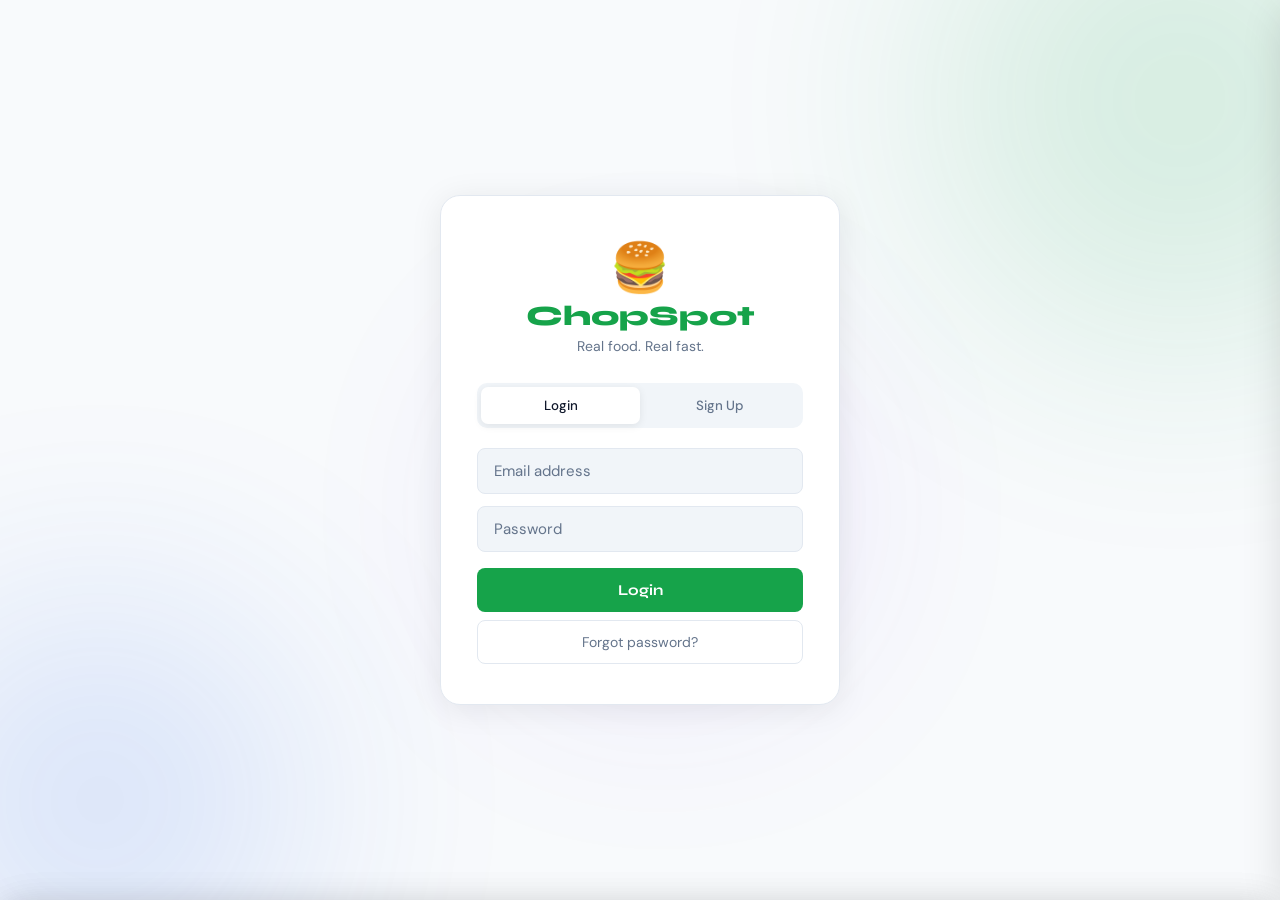
<file: index.html>
<!DOCTYPE html>
<html lang="en">
<head>
  <meta charset="UTF-8"/>
  <meta name="viewport" content="width=device-width, initial-scale=1.0"/>
  <title>ChopSpot 🍔</title>
  <link rel="preconnect" href="https://fonts.googleapis.com"/>
  <link href="https://fonts.googleapis.com/css2?family=Syne:wght@400;600;700;800&family=DM+Sans:wght@300;400;500&display=swap" rel="stylesheet"/>
  <link rel="stylesheet" href="style.css"/>
</head>
<body>

<div id="authScreen" class="screen active">
  <div class="auth-bg">
    <div class="auth-blob b1"></div>
    <div class="auth-blob b2"></div>
    <div class="auth-blob b3"></div>
  </div>
  <div class="auth-card">
    <div class="auth-logo">
      <span class="logo-icon">🍔</span>
      <h1>ChopSpot</h1>
      <p>Real food. Real fast.</p>
    </div>

    <div class="tab-toggle">
      <button class="tab-btn active" onclick="switchTab('login')">Login</button>
      <button class="tab-btn" onclick="switchTab('signup')">Sign Up</button>
    </div>

    <div id="loginForm">
      <input class="field" id="loginEmail" type="email" placeholder="Email address"/>
      <input class="field" id="loginPassword" type="password" placeholder="Password"/>
      <button class="btn-primary full" onclick="login()">Login</button>
      <button class="btn-ghost full" onclick="showForgot()">Forgot password?</button>
    </div>

    <div id="signupForm" style="display:none;">
      <input class="field" id="signupEmail" type="email" placeholder="Email address"/>
      <input class="field" id="signupPassword" type="password" placeholder="Password (min 6 chars)"/>
      <button class="btn-primary full" onclick="signup()">Create Account</button>
    </div>

    <div id="forgotForm" style="display:none;">
      <p class="hint">Enter your email and we'll send a temporary password.</p>
      <input class="field" id="forgotEmail" type="email" placeholder="Email address"/>
      <button class="btn-primary full" onclick="forgotPassword()">Send Reset Email</button>
      <button class="btn-ghost full" onclick="showLogin()">← Back to Login</button>
    </div>

    <div id="authMsg" class="auth-msg" style="display:none;"></div>
  </div>
</div>

<div id="appScreen" class="screen">

  <nav class="topnav">
    <div class="nav-left">
      <span class="nav-logo">🍔 ChopSpot</span>
    </div>
    <div class="nav-right">
      <button class="nav-icon-btn" onclick="openCart()" title="Cart">
        🛒 <span id="cartBadge" class="badge" style="display:none;">0</span>
      </button>
      <button class="nav-icon-btn" id="adminNavBtn" onclick="goAdmin()" style="display:none;" title="Admin">⚙️</button>
	<button class="nav-icon-btn" onclick="window.location.href='order-tracking.html'" title="My Orders">📦</button>		   
   <button class="nav-icon-btn" onclick="openSettings()" title="Settings">👤</button>
    </div>
  </nav>

  <div class="hero">
    <div class="hero-text">
      <h2>What are you <br/><span class="accent">craving today?</span></h2>
      <p id="userGreeting"></p>
    </div>
    <div class="hero-img">🍽️</div>
  </div>

  <div class="categories" id="categoryBar">
    <button class="cat-btn active" onclick="filterCategory('All')">All</button>
  </div>

  <div class="section-title">Menu</div>
  <div id="foodGrid" class="food-grid">
    <div class="skeleton"></div>
    <div class="skeleton"></div>
    <div class="skeleton"></div>
  </div>

  <div id="toast" class="toast"></div>

</div>

<div id="cartOverlay" class="overlay" onclick="closeCart()"></div>
<div id="cartDrawer" class="drawer">
  <div class="drawer-header">
    <h3>Your Cart</h3>
    <button class="close-btn" onclick="closeCart()">✕</button>
  </div>
  <div id="cartItems" class="cart-items"></div>
  <div id="cartFooter" class="cart-footer" style="display:none;">
    <div class="cart-total">
      <span>Total</span>
      <span id="cartTotal" class="total-amount">₵0</span>
    </div>
    <button class="btn-primary full" onclick="openCheckout()">Proceed to Checkout</button>
  </div>
  <div id="emptyCart" class="empty-state">
    <div class="empty-icon">🛒</div>
    <p>Your cart is empty</p>
  </div>
</div>

<div id="checkoutOverlay" class="overlay" onclick="closeCheckout()"></div>
<div id="checkoutModal" class="modal">
  <div class="modal-header">
    <h3>Checkout</h3>
    <button class="close-btn" onclick="closeCheckout()">✕</button>
  </div>
  <div class="modal-body">
    <input class="field" id="checkoutName" placeholder="Full name"/>
    <div style="display:flex;gap:8px;">
  <input class="field" id="checkoutLocation" placeholder="Delivery address" style="flex:1;margin-bottom:0;"/>
  <button class="btn-primary" onclick="detectLocation()" style="width:auto;padding:12px;margin-top:0;" title="Detect location">📍</button>
</div>
<p id="locationStatus" style="font-size:12px;color:var(--text2);margin-bottom:12px;"></p>
<input class="field" id="checkoutPhone" placeholder="Phone number" type="tel"/>
    <input class="field" id="checkoutEmail" placeholder="Email (for confirmation)" type="email"/>

    <div class="payment-options">
      <p class="field-label">Payment Method</p>
      <div class="pay-btns">
        <button class="pay-btn active" onclick="selectPayment(this,'Cash')">💵 Cash</button>
        <button class="pay-btn" onclick="selectPayment(this,'Paystack')">💳 Card / MoMo</button>
      </div>
    </div>

    <div class="order-summary" id="checkoutSummary"></div>
    <button class="btn-primary full" onclick="placeOrder()">Place Order</button>
  </div>
</div>

<div id="settingsOverlay" class="overlay" onclick="closeSettings()"></div>
<div id="settingsDrawer" class="drawer right">
  <div class="drawer-header">
    <h3>Account</h3>
    <button class="close-btn" onclick="closeSettings()">✕</button>
  </div>
  <div class="settings-body">
    <div class="user-info-card">
      <div class="user-avatar">👤</div>
      <div>
        <p class="user-email" id="settingsEmail"></p>
        <span class="role-badge" id="settingsRole"></span>
      </div>
    </div>

    <div class="settings-section">
      <p class="settings-label">Theme</p>
      <button class="btn-outline full" onclick="toggleTheme()">🌙 Toggle Dark Mode</button>
    </div>

    <div class="settings-section">
      <p class="settings-label">Update Profile</p>
<div class="settings-section">
  <input class="field" id="profileUsername" placeholder="Username"/>
  <input class="field" id="profilePhone" placeholder="Phone number" type="tel"/>
  <button class="btn-primary full" onclick="updateProfile()">Save Profile</button>
</div>      
<p class="settings-label">Change Password</p>
<input class="field" id="oldPass" type="password" placeholder="Current password"/>

      <input class="field" id="newPass" type="password" placeholder="New password"/>
      <button class="btn-primary full" onclick="changePassword()">Update Password</button>
    </div>

    <div class="settings-section">
      <button class="btn-danger full" onclick="logout()">Logout</button>
    </div>
  </div>
</div>

<script src="https://cdn.socket.io/4.7.5/socket.io.min.js"></script>
<script src="script.js"></script>
</body>
</html>
</file>
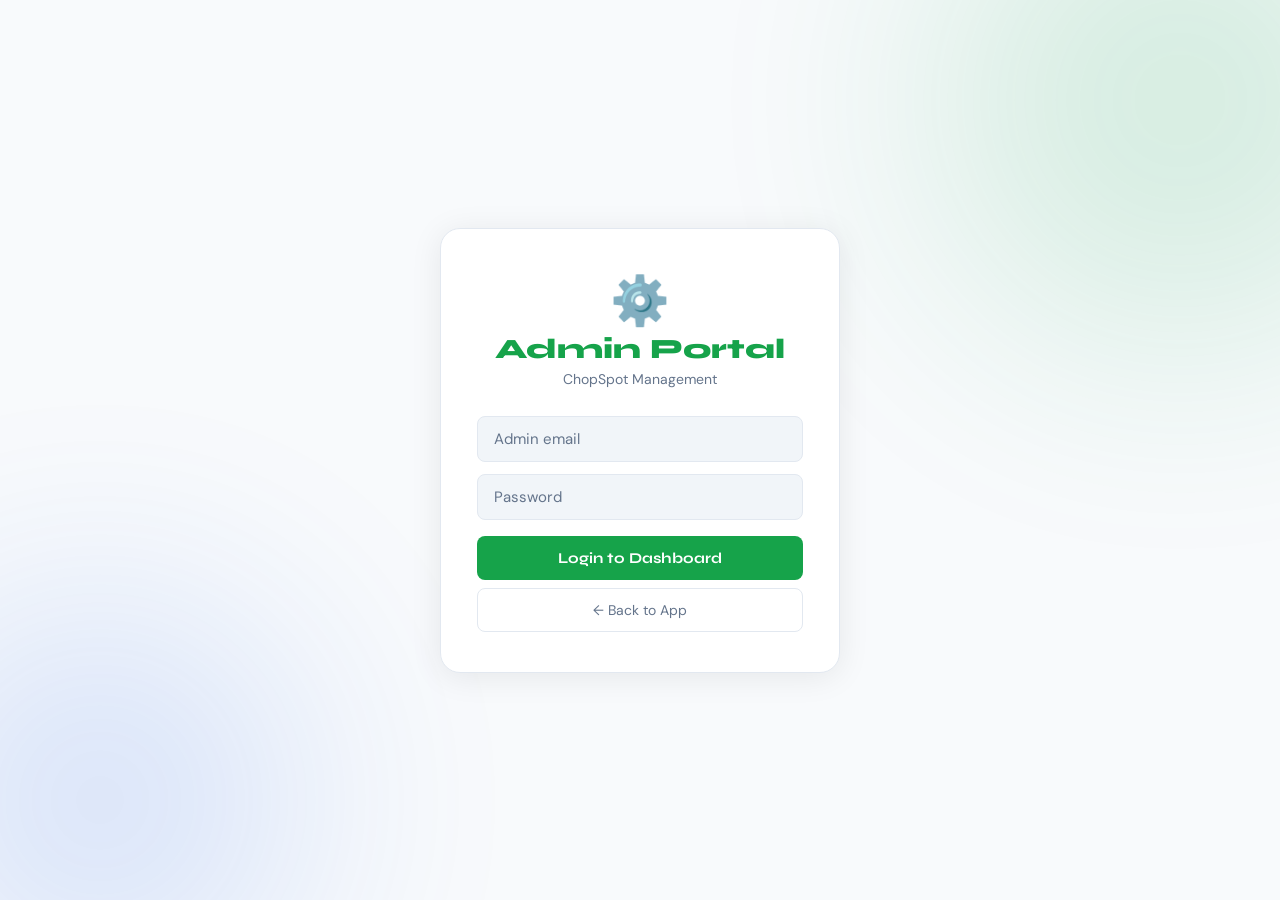
<file: admin.html>
<!DOCTYPE html>
<html lang="en">
<head>
  <meta charset="UTF-8"/>
  <meta name="viewport" content="width=device-width, initial-scale=1.0"/>
  <title>Admin Login — ChopSpot</title>
  <link rel="preconnect" href="https://fonts.googleapis.com"/>
  <link href="https://fonts.googleapis.com/css2?family=Syne:wght@400;600;700;800&family=DM+Sans:wght@300;400;500&display=swap" rel="stylesheet"/>
  <link rel="stylesheet" href="style.css"/>
</head>
<body>
  <div id="authScreen" class="screen active">
    <div class="auth-bg">
      <div class="auth-blob b1"></div>
      <div class="auth-blob b2"></div>
    </div>
    <div class="auth-card">
      <div class="auth-logo">
        <span class="logo-icon">⚙️</span>
        <h1>Admin Portal</h1>
        <p>ChopSpot Management</p>
      </div>
      <input class="field" id="adminEmail" type="email" placeholder="Admin email"/>
      <input class="field" id="adminPassword" type="password" placeholder="Password"/>
      <button class="btn-primary full" onclick="adminLogin()">Login to Dashboard</button>
      <a href="index.html" class="btn-ghost full" style="display:block;text-align:center;text-decoration:none;margin-top:8px;">← Back to App</a>
      <div id="authMsg" class="auth-msg" style="display:none;"></div>
    </div>
  </div>

  <script>
    const API = "https://food-app-backend-mhfp.onrender.com";

    window.onload = () => {
      const user = JSON.parse(localStorage.getItem("chopspot_user") || "null");
      if (user?.role === "admin") {
        window.location.href = "admin-dashboard.html";
      }
    };

    async function adminLogin() {
      const email    = document.getElementById("adminEmail").value.trim();
      const password = document.getElementById("adminPassword").value;

      if (!email || !password) { showMsg("Fill all fields", "error"); return; }

      try {
        const res  = await fetch(`${API}/api/login`, {
          method: "POST",
          headers: { "Content-Type": "application/json" },
          body: JSON.stringify({ email, password })
        });
        const data = await res.json();

        if (!res.ok)              { showMsg(data.message || "Login failed", "error"); return; }
        if (data.role !== "admin") { showMsg("Admin access required", "error"); return; }

        localStorage.setItem("chopspot_user",  JSON.stringify(data));
        localStorage.setItem("chopspot_token", data.token);
        window.location.href = "admin-dashboard.html";
      } catch (err) {
        showMsg("Connection error", "error");
      }
    }

    function showMsg(text, type) {
      const msg = document.getElementById("authMsg");
      msg.textContent = text;
      msg.className   = `auth-msg ${type}`;
      msg.style.display = "block";
    }
  </script>
</body>
</html>
</file>
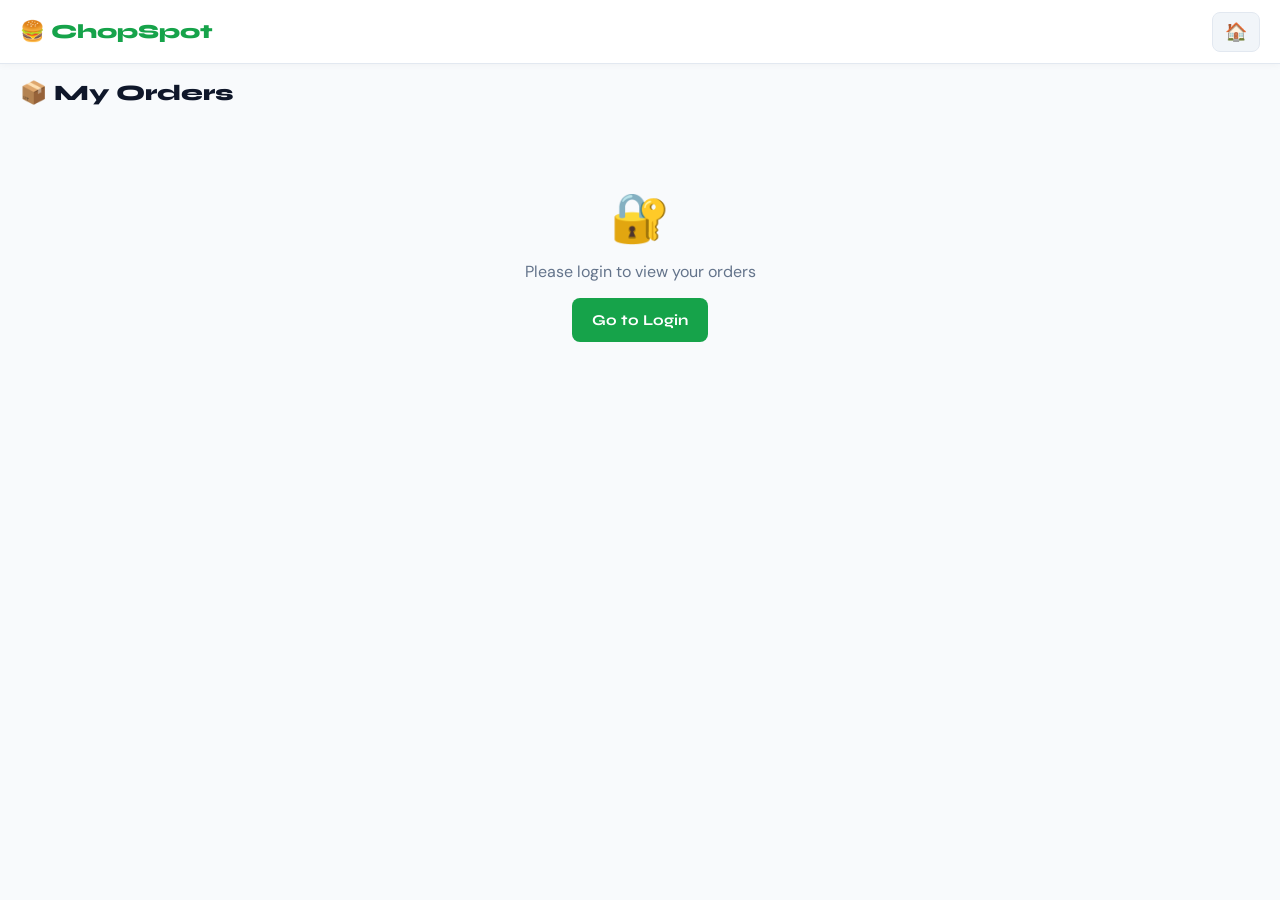
<file: order-tracking.html>
<!DOCTYPE html>
<html lang="en">
<head>
  <meta charset="UTF-8"/>
  <meta name="viewport" content="width=device-width, initial-scale=1.0"/>
  <title>My Orders — ChopSpot</title>
  <link rel="preconnect" href="https://fonts.googleapis.com"/>
  <link href="https://fonts.googleapis.com/css2?family=Syne:wght@400;600;700;800&family=DM+Sans:wght@300;400;500&display=swap" rel="stylesheet"/>
  <link rel="stylesheet" href="style.css"/>
</head>
<body>

<nav class="topnav">
  <div class="nav-left">
    <span class="nav-logo">🍔 ChopSpot</span>
  </div>
  <div class="nav-right">
    <button class="nav-icon-btn" onclick="window.location.href='index.html'">🏠</button>
  </div>
</nav>

<div style="padding: 80px 20px 40px;">

  <h2 style="font-family:var(--font-head);font-size:22px;font-weight:800;margin-bottom:20px;">
    📦 My Orders
  </h2>

  <div id="ordersContainer">
    <div class="skeleton" style="height:120px;margin-bottom:12px;"></div>
    <div class="skeleton" style="height:120px;margin-bottom:12px;"></div>
  </div>

</div>

<div id="toast" class="toast"></div>

<script src="https://cdn.socket.io/4.7.5/socket.io.min.js"></script>
<script>
const API = "https://food-app-backend-mhfp.onrender.com";

function getToken() { return localStorage.getItem("chopspot_token"); }
function getUser()  { return JSON.parse(localStorage.getItem("chopspot_user") || "null"); }

function showToast(msg, type = "success") {
  const t = document.getElementById("toast");
  t.textContent = msg;
  t.className = `toast ${type} show`;
  setTimeout(() => t.classList.remove("show"), 3500);
}

const statusSteps = ["pending", "processing", "ready", "delivered"];
const statusLabels = {
  pending:    "⏳ Pending",
  processing: "👨‍🍳 Preparing",
  ready:      "🛵 Ready for Pickup",
  delivered:  "✅ Delivered",
  cancelled:  "❌ Cancelled"
};
const statusColors = {
  pending:    "#f97316",
  processing: "#2563eb",
  ready:      "#7c3aed",
  delivered:  "#16a34a",
  cancelled:  "#dc2626"
};

async function loadMyOrders() {
  const user      = getUser();
  const container = document.getElementById("ordersContainer");

  if (!user) {
    container.innerHTML = `
      <div class="empty-state">
        <div class="empty-icon">🔐</div>
        <p>Please login to view your orders</p>
        <a href="index.html" class="btn-primary" style="margin-top:16px;text-decoration:none;">Go to Login</a>
      </div>
    `;
    return;
  }

  try {
    const res    = await fetch(`${API}/api/my-orders`, {
      headers: { "Authorization": `Bearer ${getToken()}` }
    });
    const orders = await res.json();

    if (!orders.length) {
      container.innerHTML = `
        <div class="empty-state">
          <div class="empty-icon">📦</div>
          <p>No orders yet</p>
          <a href="index.html" class="btn-primary" style="margin-top:16px;text-decoration:none;">Order Now</a>
        </div>
      `;
      return;
    }

    container.innerHTML = orders.map(o => {
      const stepIndex    = statusSteps.indexOf(o.status);
      const isCancelled  = o.status === "cancelled";
      const color        = statusColors[o.status] || "#888";

      return `
        <div class="order-track-card" id="order-${o._id}">
          <div class="otc-header">
            <div>
              <span class="otc-id">#${o._id.slice(-6).toUpperCase()}</span>
              <span class="otc-date">${new Date(o.createdAt).toLocaleDateString()}</span>
            </div>
            <span class="otc-total">₵${o.total}</span>
          </div>

          <div class="otc-items">
            🍔 ${o.items.slice(0,3).map(i => i.name).join(", ")}${o.items.length > 3 ? " ..." : ""}
          </div>

          <div class="otc-location">📍 ${o.location}</div>

          ${isCancelled ? `
            <div class="otc-cancelled">❌ Order Cancelled</div>
          ` : `
            <div class="otc-steps">
              ${statusSteps.map((step, i) => `
                <div class="otc-step ${i <= stepIndex ? "done" : ""} ${i === stepIndex ? "active" : ""}">
                  <div class="otc-dot"></div>
                  <span>${statusLabels[step].split(" ").slice(1).join(" ")}</span>
                </div>
              `).join("")}
            </div>
          `}

          <div class="otc-status" style="background:${color};">
            ${statusLabels[o.status] || o.status}
          </div>
        </div>
      `;
    }).join("");

  } catch (err) {
    container.innerHTML = `<p class="error-txt">Error loading orders</p>`;
  }
}

// REAL TIME UPDATES
if (typeof io !== "undefined") {
  const socket = io(API);
  socket.on("orderUpdated", (order) => {
    const card = document.getElementById(`order-${order._id}`);
    if (card) {
      showToast(`Order status: ${order.status.toUpperCase()} 📦`);
      loadMyOrders();
    }
  });
}

window.onload = () => {
  const theme = localStorage.getItem("chopspot_theme");
  if (theme === "dark") document.body.classList.add("dark");
  loadMyOrders();
};
</script>

<style>
.order-track-card {
  background: var(--surface);
  border: 1px solid var(--border);
  border-radius: var(--radius);
  padding: 16px;
  margin-bottom: 16px;
  box-shadow: var(--shadow);
}

.otc-header {
  display: flex;
  justify-content: space-between;
  align-items: center;
  margin-bottom: 10px;
}
.otc-id    { font-family: var(--font-head); font-weight: 800; font-size: 15px; }
.otc-date  { font-size: 12px; color: var(--text2); margin-left: 8px; }
.otc-total { font-family: var(--font-head); font-weight: 800; color: var(--primary); font-size: 16px; }

.otc-items    { font-size: 13px; color: var(--text2); margin-bottom: 6px; }
.otc-location { font-size: 13px; color: var(--text2); margin-bottom: 14px; }

.otc-steps {
  display: flex;
  align-items: center;
  justify-content: space-between;
  margin-bottom: 14px;
  position: relative;
}
.otc-steps::before {
  content: '';
  position: absolute;
  top: 10px;
  left: 10px;
  right: 10px;
  height: 2px;
  background: var(--border);
  z-index: 0;
}

.otc-step {
  display: flex;
  flex-direction: column;
  align-items: center;
  gap: 6px;
  font-size: 10px;
  color: var(--text2);
  z-index: 1;
  text-align: center;
  flex: 1;
}
.otc-dot {
  width: 20px;
  height: 20px;
  border-radius: 50%;
  background: var(--border);
  border: 2px solid var(--border);
  transition: all 0.3s;
}
.otc-step.done .otc-dot  { background: var(--primary); border-color: var(--primary); }
.otc-step.active .otc-dot {
  background: var(--primary);
  border-color: var(--primary);
  box-shadow: 0 0 0 4px rgba(22,163,74,0.2);
  animation: ping 1.5s infinite;
}
.otc-step.done span  { color: var(--primary); font-weight: 700; }
.otc-step.active span { color: var(--primary); font-weight: 700; }

@keyframes ping {
  0%,100% { box-shadow: 0 0 0 4px rgba(22,163,74,0.2); }
  50%      { box-shadow: 0 0 0 8px rgba(22,163,74,0.1); }
}

.otc-status {
  color: white;
  padding: 10px 16px;
  border-radius: var(--radius-sm);
  font-size: 13px;
  font-weight: 700;
  text-align: center;
}

.otc-cancelled {
  background: #fee2e2;
  color: #dc2626;
  padding: 10px 16px;
  border-radius: var(--radius-sm);
  font-size: 13px;
  font-weight: 700;
  text-align: center;
  margin-bottom: 14px;
}
</style>
</body>
</html>
</file>
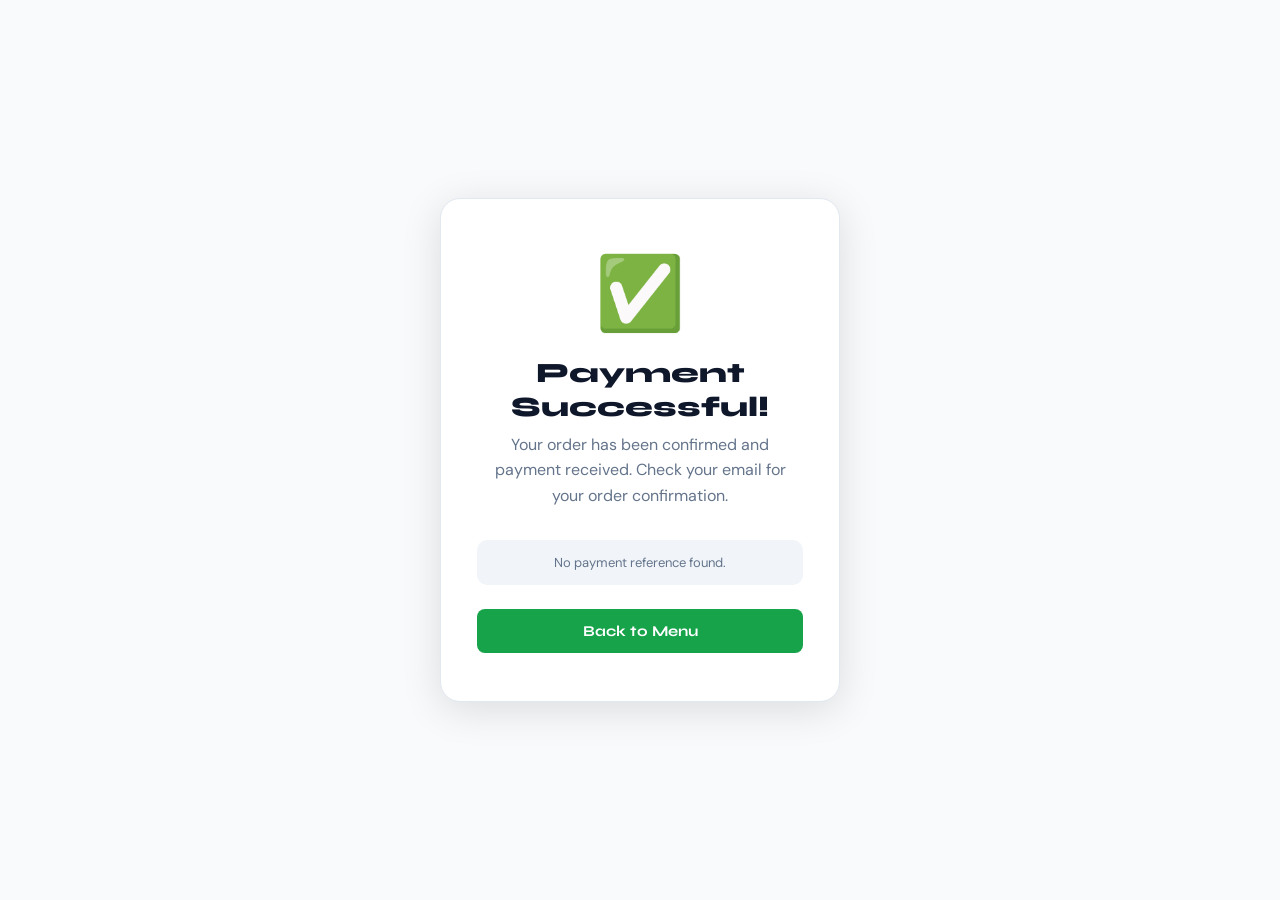
<file: payment-success.html>
<!DOCTYPE html>
<html lang="en">
<head>
  <meta charset="UTF-8"/>
  <meta name="viewport" content="width=device-width, initial-scale=1.0"/>
  <title>Payment Success — ChopSpot</title>
  <link rel="preconnect" href="https://fonts.googleapis.com"/>
  <link href="https://fonts.googleapis.com/css2?family=Syne:wght@400;700;800&family=DM+Sans:wght@400;500&display=swap" rel="stylesheet"/>
  <link rel="stylesheet" href="style.css"/>
</head>
<body>
  <div class="success-page">
    <div class="success-card">
      <div class="success-icon">✅</div>
      <h1 class="success-title">Payment Successful!</h1>
      <p class="success-sub">Your order has been confirmed and payment received. Check your email for your order confirmation.</p>
      <div class="ref-box" id="refBox">Verifying payment...</div>
      <button class="btn-primary full" onclick="window.location.href='index.html'">Back to Menu</button>
    </div>
  </div>

  <script>
    const API = "https://food-app-backend-mhfp.onrender.com";

    window.onload = async () => {
      const params = new URLSearchParams(window.location.search);
      const ref    = params.get("reference") || params.get("trxref");

      if (!ref) {
        document.getElementById("refBox").textContent = "No payment reference found.";
        return;
      }

      document.getElementById("refBox").textContent = `Reference: ${ref}`;

      try {
        const token = localStorage.getItem("chopspot_token");
        const res   = await fetch(`${API}/api/paystack/verify/${ref}`, {
          headers: { "Authorization": `Bearer ${token}` }
        });
        const data = await res.json();
        if (data.verified) {
          document.getElementById("refBox").innerHTML = `✅ Verified<br><small>Ref: ${ref}</small>`;
        }
      } catch (err) {
        console.log("Verify error:", err);
      }
    };
  </script>
</body>
</html>
</file>
<file: style.css>
:root {
  --primary:   #16a34a;
  --primary-d: #15803d;
  --blue:      #2563eb;
  --green:     #16a34a;
  --red:       #dc2626;
  --purple:    #7c3aed;
  --bg:        #f8fafc;
  --surface:   #ffffff;
  --surface2:  #f1f5f9;
  --border:    #e2e8f0;
  --text:      #0f172a;
  --text2:     #64748b;
  --shadow:    0 2px 16px rgba(0,0,0,0.06);
  --shadow-lg: 0 8px 40px rgba(0,0,0,0.12);
  --radius:    14px;
  --radius-sm: 8px;
  --font-head: 'Syne', sans-serif;
  --font-body: 'DM Sans', sans-serif;
  --nav-h:     64px;
}

body.dark {
  --bg:       #0a0a0a;
  --surface:  #141414;
  --surface2: #1e1e1e;
  --border:   #2a2a2a;
  --text:     #f8fafc;
  --text2:    #94a3b8;
  --shadow:   0 2px 16px rgba(0,0,0,0.4);
}

*, *::before, *::after { box-sizing: border-box; margin: 0; padding: 0; }

body {
  font-family: var(--font-body);
  background: var(--bg);
  color: var(--text);
  min-height: 100vh;
  transition: background 0.3s, color 0.3s;
}

.screen { display: none; }
.screen.active { display: block; }

#authScreen {
  min-height: 100vh;
  display: flex;
  align-items: center;
  justify-content: center;
  position: relative;
  overflow: hidden;
  background: #f8fafc;
}

body.dark #authScreen {
  background: #0a0a0a;
}

.auth-bg {
  position: fixed;
  inset: 0;
  background: #f8fafc;
  z-index: 0;
}
body.dark .auth-bg {
  background: #0a0a0a;
}

.auth-blob {
  position: absolute;
  border-radius: 50%;
  filter: blur(120px);
  opacity: 0.15;
}
.b1 { width: 500px; height: 500px; background: #16a34a; top: -150px; right: -150px; }
.b2 { width: 400px; height: 400px; background: #2563eb; bottom: -100px; left: -100px; }
.b3 { width: 300px; height: 300px; background: #7c3aed; top: 40%; left: 40%; }

.auth-card {
  position: relative;
  z-index: 1;
  background: var(--surface);
  border-radius: 20px;
  padding: 40px 36px;
  width: 100%;
  max-width: 400px;
  box-shadow: 0 4px 32px rgba(0,0,0,0.08);
  margin: 20px;
  border: 1px solid var(--border);
}

.auth-logo { text-align: center; margin-bottom: 28px; }
.auth-logo .logo-icon { font-size: 48px; display: block; }
.auth-logo h1 { font-family: var(--font-head); font-size: 28px; font-weight: 800; color: var(--primary); }
.auth-logo p  { color: var(--text2); font-size: 14px; margin-top: 4px; }

.tab-toggle {
  display: flex;
  background: var(--surface2);
  border-radius: 10px;
  padding: 4px;
  margin-bottom: 20px;
}
.tab-btn {
  flex: 1;
  padding: 10px;
  border: none;
  background: transparent;
  border-radius: 7px;
  font-family: var(--font-body);
  font-weight: 500;
  color: var(--text2);
  cursor: pointer;
  transition: all 0.2s;
}
.tab-btn.active {
  background: var(--surface);
  color: var(--text);
  box-shadow: 0 2px 8px rgba(0,0,0,0.08);
}

.field {
  width: 100%;
  padding: 12px 16px;
  border: 1.5px solid var(--border);
  border-radius: var(--radius-sm);
  background: var(--surface2);
  color: var(--text);
  font-family: var(--font-body);
  font-size: 15px;
  margin-bottom: 12px;
  outline: none;
  transition: border 0.2s;
}
.field:focus { border-color: var(--primary); }
.field::placeholder { color: var(--text2); }

.field-sm {
  padding: 8px 12px;
  border: 1.5px solid var(--border);
  border-radius: var(--radius-sm);
  background: var(--surface2);
  color: var(--text);
  font-family: var(--font-body);
  font-size: 13px;
  outline: none;
}

.btn-primary {
  display: block;
  padding: 13px 20px;
  background: var(--primary);
  color: white;
  border: none;
  border-radius: var(--radius-sm);
  font-family: var(--font-head);
  font-size: 15px;
  font-weight: 700;
  cursor: pointer;
  transition: background 0.2s, transform 0.1s;
  text-align: center;
}
.btn-primary:hover  { background: var(--primary-d); }
.btn-primary:active { transform: scale(0.98); }
.btn-primary.full   { width: 100%; margin-top: 4px; }

.btn-primary-sm {
  padding: 8px 16px;
  background: var(--primary);
  color: white;
  border: none;
  border-radius: var(--radius-sm);
  font-family: var(--font-body);
  font-size: 13px;
  font-weight: 600;
  cursor: pointer;
  transition: background 0.2s;
  white-space: nowrap;
}
.btn-primary-sm:hover { background: var(--primary-d); }

.btn-ghost {
  display: block;
  padding: 12px 20px;
  background: transparent;
  color: var(--text2);
  border: 1.5px solid var(--border);
  border-radius: var(--radius-sm);
  font-family: var(--font-body);
  font-size: 14px;
  cursor: pointer;
  transition: all 0.2s;
  text-align: center;
  text-decoration: none;
}
.btn-ghost:hover { border-color: var(--primary); color: var(--primary); }
.btn-ghost.full  { width: 100%; margin-top: 8px; }

.btn-ghost-sm {
  padding: 8px 16px;
  background: transparent;
  color: var(--text2);
  border: 1.5px solid var(--border);
  border-radius: var(--radius-sm);
  font-family: var(--font-body);
  font-size: 13px;
  cursor: pointer;
}

.btn-outline {
  display: block;
  width: 100%;
  padding: 12px;
  background: transparent;
  color: var(--text);
  border: 1.5px solid var(--border);
  border-radius: var(--radius-sm);
  font-family: var(--font-body);
  cursor: pointer;
  transition: all 0.2s;
}
.btn-outline:hover { border-color: var(--primary); }

.btn-danger {
  display: block;
  width: 100%;
  padding: 12px;
  background: var(--red);
  color: white;
  border: none;
  border-radius: var(--radius-sm);
  font-family: var(--font-body);
  font-weight: 600;
  cursor: pointer;
}

.icon-btn {
  padding: 8px 10px;
  background: var(--surface2);
  border: 1.5px solid var(--border);
  border-radius: var(--radius-sm);
  cursor: pointer;
  font-size: 16px;
  transition: all 0.2s;
}
.icon-btn:hover        { background: var(--border); }
.icon-btn.danger:hover { background: #fee2e2; border-color: var(--red); }

.auth-msg {
  padding: 12px 16px;
  border-radius: var(--radius-sm);
  font-size: 14px;
  margin-top: 12px;
  text-align: center;
}
.auth-msg.error   { background: #fee2e2; color: var(--red); }
.auth-msg.success { background: #dcfce7; color: #15803d; }

.hint { color: var(--text2); font-size: 13px; margin-bottom: 12px; }

.topnav {
  position: fixed;
  top: 0; left: 0; right: 0;
  height: var(--nav-h);
  background: var(--surface);
  border-bottom: 1px solid var(--border);
  display: flex;
  align-items: center;
  justify-content: space-between;
  padding: 0 20px;
  z-index: 100;
  box-shadow: 0 1px 8px rgba(0,0,0,0.04);
}

.nav-logo { font-family: var(--font-head); font-size: 20px; font-weight: 800; color: var(--primary); }
.nav-right { display: flex; gap: 8px; align-items: center; }

.nav-icon-btn {
  position: relative;
  padding: 8px 12px;
  background: var(--surface2);
  border: 1.5px solid var(--border);
  border-radius: var(--radius-sm);
  cursor: pointer;
  font-size: 18px;
  display: flex;
  align-items: center;
  gap: 4px;
  transition: all 0.2s;
}
.nav-icon-btn:hover { border-color: var(--primary); }

.badge {
  position: absolute;
  top: -6px; right: -6px;
  background: var(--primary);
  color: white;
  font-size: 11px;
  font-weight: 700;
  width: 18px; height: 18px;
  border-radius: 50%;
  display: flex;
  align-items: center;
  justify-content: center;
  font-family: var(--font-head);
}

.hero {
  margin-top: var(--nav-h);
  padding: 32px 20px 20px;
  display: flex;
  align-items: center;
  justify-content: space-between;
  background: var(--surface);
  border-bottom: 1px solid var(--border);
}

.hero-text h2 {
  font-family: var(--font-head);
  font-size: clamp(22px, 5vw, 34px);
  font-weight: 800;
  line-height: 1.2;
}
.accent    { color: var(--primary); }
.hero-text p { color: var(--text2); margin-top: 8px; font-size: 14px; }
.hero-img  { font-size: 56px; }

.categories {
  display: flex;
  gap: 8px;
  padding: 16px 20px;
  overflow-x: auto;
  scrollbar-width: none;
  background: var(--surface);
  border-bottom: 1px solid var(--border);
}
.categories::-webkit-scrollbar { display: none; }

.cat-btn {
  padding: 8px 16px;
  border: 1.5px solid var(--border);
  border-radius: 20px;
  background: var(--surface2);
  color: var(--text2);
  font-family: var(--font-body);
  font-size: 13px;
  font-weight: 500;
  cursor: pointer;
  white-space: nowrap;
  transition: all 0.2s;
}
.cat-btn.active, .cat-btn:hover {
  background: var(--primary);
  border-color: var(--primary);
  color: white;
}

.section-title {
  font-family: var(--font-head);
  font-size: 16px;
  font-weight: 700;
  padding: 16px 20px 8px;
  color: var(--text2);
  text-transform: uppercase;
  letter-spacing: 0.5px;
}

.food-grid {
  display: grid;
  grid-template-columns: repeat(auto-fill, minmax(180px, 1fr));
  gap: 16px;
  padding: 0 20px 100px;
}

.food-card {
  background: var(--surface);
  border-radius: var(--radius);
  overflow: hidden;
  box-shadow: var(--shadow);
  transition: transform 0.2s, box-shadow 0.2s;
  border: 1px solid var(--border);
}
.food-card:hover { transform: translateY(-2px); box-shadow: var(--shadow-lg); }
.food-card.out-of-stock { opacity: 0.5; }

.food-img {
  height: 110px;
  background: var(--surface2);
  display: flex;
  align-items: center;
  justify-content: center;
  font-size: 48px;
  overflow: hidden;
}
.food-img img { width: 100%; height: 100%; object-fit: cover; }

.food-info    { padding: 12px; }
.food-cat     { font-size: 11px; color: var(--primary); font-weight: 700; text-transform: uppercase; letter-spacing: 0.5px; }
.food-name    { font-family: var(--font-head); font-size: 15px; font-weight: 700; margin-top: 4px; }
.food-desc    { font-size: 12px; color: var(--text2); margin-top: 4px; line-height: 1.4; }

.food-bottom {
  display: flex;
  align-items: center;
  justify-content: space-between;
  margin-top: 10px;
}
.food-price { font-family: var(--font-head); font-weight: 800; font-size: 16px; color: var(--primary); }

.add-btn {
  padding: 6px 14px;
  background: var(--primary);
  color: white;
  border: none;
  border-radius: 20px;
  font-size: 13px;
  font-weight: 700;
  cursor: pointer;
  transition: background 0.2s;
}
.add-btn:hover { background: var(--primary-d); }
.out-label { font-size: 11px; color: var(--text2); }

.skeleton {
  height: 200px;
  background: linear-gradient(90deg, var(--surface) 25%, var(--surface2) 50%, var(--surface) 75%);
  background-size: 200% 100%;
  animation: shimmer 1.5s infinite;
  border-radius: var(--radius);
}
@keyframes shimmer { 0%{background-position:200% 0} 100%{background-position:-200% 0} }

.overlay {
  position: fixed;
  inset: 0;
  background: rgba(0,0,0,0.4);
  z-index: 200;
  opacity: 0;
  pointer-events: none;
  transition: opacity 0.3s;
}
.overlay.active { opacity: 1; pointer-events: all; }

.drawer {
  position: fixed;
  bottom: 0; left: 0; right: 0;
  background: var(--surface);
  border-radius: 20px 20px 0 0;
  z-index: 300;
  max-height: 85vh;
  overflow-y: auto;
  transform: translateY(100%);
  transition: transform 0.35s cubic-bezier(0.4, 0, 0.2, 1);
  box-shadow: var(--shadow-lg);
}
.drawer.right {
  left: auto;
  top: 0;
  bottom: 0;
  width: min(380px, 95vw);
  border-radius: 20px 0 0 20px;
  transform: translateX(100%);
  right: 0;
  max-height: 100vh;
}
.drawer.open       { transform: translateY(0); }
.drawer.right.open { transform: translateX(0); }

.drawer-header {
  display: flex;
  align-items: center;
  justify-content: space-between;
  padding: 20px;
  border-bottom: 1px solid var(--border);
  position: sticky;
  top: 0;
  background: var(--surface);
  z-index: 1;
}
.drawer-header h3 { font-family: var(--font-head); font-size: 18px; font-weight: 700; }

.close-btn {
  padding: 6px 10px;
  background: var(--surface2);
  border: none;
  border-radius: 8px;
  cursor: pointer;
  font-size: 16px;
  color: var(--text2);
}

.cart-items { padding: 16px; }

.cart-item {
  display: flex;
  align-items: center;
  gap: 12px;
  padding: 12px 0;
  border-bottom: 1px solid var(--border);
}
.cart-item-info  { flex: 1; }
.cart-item-name  { font-weight: 600; font-size: 14px; }
.cart-item-price { font-size: 12px; color: var(--text2); margin-top: 2px; }

.cart-item-qty {
  display: flex;
  align-items: center;
  gap: 8px;
  background: var(--surface2);
  border-radius: 8px;
  padding: 4px 8px;
}
.cart-item-qty button {
  background: none;
  border: none;
  font-size: 18px;
  cursor: pointer;
  color: var(--text);
  width: 20px;
  padding: 0;
  line-height: 1;
}
.cart-item-qty span { font-weight: 700; font-size: 14px; min-width: 20px; text-align: center; }
.cart-item-sub { font-weight: 700; font-size: 14px; min-width: 48px; text-align: right; }
.remove-btn {
  background: none;
  border: none;
  color: var(--text2);
  cursor: pointer;
  font-size: 14px;
  padding: 4px;
}

.cart-footer {
  padding: 16px;
  border-top: 1px solid var(--border);
  position: sticky;
  bottom: 0;
  background: var(--surface);
}
.cart-total {
  display: flex;
  justify-content: space-between;
  align-items: center;
  margin-bottom: 12px;
  font-size: 16px;
}
.total-amount { font-family: var(--font-head); font-size: 22px; font-weight: 800; color: var(--primary); }

.empty-state {
  display: flex;
  flex-direction: column;
  align-items: center;
  justify-content: center;
  padding: 60px 20px;
  color: var(--text2);
}
.empty-icon { font-size: 48px; margin-bottom: 12px; }

.modal {
  position: fixed;
  bottom: 0; left: 0; right: 0;
  background: var(--surface);
  border-radius: 20px 20px 0 0;
  z-index: 300;
  max-height: 90vh;
  overflow-y: auto;
  transform: translateY(100%);
  transition: transform 0.35s cubic-bezier(0.4, 0, 0.2, 1);
  box-shadow: var(--shadow-lg);
}
.modal.open { transform: translateY(0); }

.modal-header {
  display: flex;
  align-items: center;
  justify-content: space-between;
  padding: 20px;
  border-bottom: 1px solid var(--border);
  position: sticky;
  top: 0;
  background: var(--surface);
}
.modal-header h3 { font-family: var(--font-head); font-size: 18px; font-weight: 700; }
.modal-body { padding: 20px; }

.payment-options { margin: 8px 0 16px; }
.field-label { font-size: 13px; font-weight: 600; color: var(--text2); margin-bottom: 8px; }
.pay-btns { display: flex; gap: 10px; }
.pay-btn {
  flex: 1;
  padding: 12px;
  border: 2px solid var(--border);
  border-radius: var(--radius-sm);
  background: var(--surface2);
  font-family: var(--font-body);
  font-size: 14px;
  font-weight: 600;
  cursor: pointer;
  transition: all 0.2s;
  text-align: center;
  color: var(--text);
}
.pay-btn.active { border-color: var(--primary); background: #dcfce7; color: var(--primary); }
body.dark .pay-btn.active { background: #052e16; }

.order-summary {
  background: var(--surface2);
  border-radius: var(--radius-sm);
  padding: 16px;
  margin: 16px 0;
}
.summary-row {
  display: flex;
  justify-content: space-between;
  font-size: 14px;
  padding: 4px 0;
  color: var(--text2);
}
.summary-total {
  display: flex;
  justify-content: space-between;
  font-family: var(--font-head);
  font-size: 16px;
  font-weight: 700;
  border-top: 1px solid var(--border);
  margin-top: 8px;
  padding-top: 8px;
}

.settings-body { padding: 20px; }
.user-info-card {
  display: flex;
  align-items: center;
  gap: 16px;
  background: var(--surface2);
  border-radius: var(--radius-sm);
  padding: 16px;
  margin-bottom: 24px;
}
.user-avatar { font-size: 36px; }
.user-email  { font-weight: 600; font-size: 14px; word-break: break-all; }
.role-badge  {
  display: inline-block;
  padding: 3px 10px;
  background: var(--primary);
  color: white;
  border-radius: 20px;
  font-size: 11px;
  font-weight: 700;
  margin-top: 4px;
}

.settings-section { margin-bottom: 24px; }
.settings-label   { font-size: 12px; font-weight: 700; text-transform: uppercase; letter-spacing: 0.5px; color: var(--text2); margin-bottom: 10px; }

.toast {
  position: fixed;
  bottom: 24px;
  left: 50%;
  transform: translateX(-50%) translateY(80px);
  background: #0f172a;
  color: white;
  padding: 12px 24px;
  border-radius: 40px;
  font-size: 14px;
  font-weight: 500;
  z-index: 9999;
  opacity: 0;
  transition: transform 0.3s, opacity 0.3s;
  white-space: nowrap;
  box-shadow: var(--shadow-lg);
}
.toast.show  { transform: translateX(-50%) translateY(0); opacity: 1; }
.toast.error { background: var(--red); }
body.dark .toast { background: #f8fafc; color: #0f172a; }

.empty-txt   { color: var(--text2); text-align: center; padding: 40px; grid-column: 1/-1; }
.loading-txt { color: var(--text2); text-align: center; padding: 40px; }
.error-txt   { color: var(--red); text-align: center; padding: 40px; }

.admin-body { background: var(--bg); }

.admin-layout {
  display: flex;
  min-height: 100vh;
}

.sidebar {
  width: 240px;
  min-height: 100vh;
  background: var(--surface);
  border-right: 1px solid var(--border);
  display: flex;
  flex-direction: column;
  position: fixed;
  top: 0; left: 0; bottom: 0;
  z-index: 100;
  transition: transform 0.3s;
}

.sidebar-logo {
  display: flex;
  align-items: center;
  gap: 10px;
  padding: 24px 20px;
  font-family: var(--font-head);
  font-size: 20px;
  font-weight: 800;
  color: var(--primary);
  border-bottom: 1px solid var(--border);
}

.sidebar-nav {
  flex: 1;
  padding: 16px 12px;
  display: flex;
  flex-direction: column;
  gap: 4px;
}

.sidebar-btn {
  display: flex;
  align-items: center;
  gap: 10px;
  width: 100%;
  padding: 12px 16px;
  border: none;
  background: transparent;
  border-radius: var(--radius-sm);
  font-family: var(--font-body);
  font-size: 15px;
  font-weight: 500;
  color: var(--text2);
  cursor: pointer;
  text-align: left;
  transition: all 0.2s;
}
.sidebar-btn:hover  { background: var(--surface2); color: var(--text); }
.sidebar-btn.active { background: #dcfce7; color: var(--primary); font-weight: 700; }
body.dark .sidebar-btn.active { background: #052e16; }

.sidebar-footer {
  padding: 16px 20px;
  border-top: 1px solid var(--border);
}
.admin-user-email { font-size: 12px; color: var(--text2); margin-bottom: 8px; word-break: break-all; }

.sidebar-logout {
  width: 100%;
  padding: 10px;
  background: var(--surface2);
  border: 1.5px solid var(--border);
  border-radius: var(--radius-sm);
  color: var(--red);
  font-weight: 600;
  cursor: pointer;
  font-family: var(--font-body);
  transition: background 0.2s;
}
.sidebar-logout:hover { background: #fee2e2; }

.admin-main {
  margin-left: 240px;
  flex: 1;
  min-height: 100vh;
  display: flex;
  flex-direction: column;
}

.admin-topbar {
  height: 60px;
  background: var(--surface);
  border-bottom: 1px solid var(--border);
  display: flex;
  align-items: center;
  padding: 0 24px;
  gap: 16px;
  position: sticky;
  top: 0;
  z-index: 50;
}
.admin-topbar h2 {
  font-family: var(--font-head);
  font-size: 20px;
  font-weight: 700;
  flex: 1;
}
.topbar-right { display: flex; align-items: center; gap: 8px; }
.live-dot {
  width: 8px; height: 8px;
  background: var(--green);
  border-radius: 50%;
  animation: pulse 2s infinite;
}
@keyframes pulse { 0%,100%{opacity:1} 50%{opacity:0.4} }
.live-label  { font-size: 12px; color: var(--text2); font-weight: 600; }
.menu-toggle { background: none; border: none; font-size: 20px; cursor: pointer; color: var(--text); display: block; }

.tab-content { display: none; padding: 24px; }
.tab-content.active { display: block; }

.tab-toolbar {
  display: flex;
  align-items: center;
  justify-content: space-between;
  margin-bottom: 20px;
  flex-wrap: wrap;
  gap: 12px;
}
.filter-row { display: flex; gap: 8px; }

.stat-grid {
  display: grid;
  grid-template-columns: repeat(auto-fit, minmax(200px, 1fr));
  gap: 16px;
  margin-bottom: 24px;
}

.stat-card {
  background: var(--surface);
  border-radius: var(--radius);
  padding: 24px;
  display: flex;
  align-items: center;
  gap: 16px;
  box-shadow: var(--shadow);
  border: 1px solid var(--border);
  border-left: 4px solid;
}
.stat-card.orange { border-left-color: #f97316; }
.stat-card.blue   { border-left-color: var(--blue); }
.stat-card.green  { border-left-color: var(--green); }
.stat-card.purple { border-left-color: var(--purple); }

.stat-icon  { font-size: 32px; }
.stat-label { font-size: 12px; color: var(--text2); font-weight: 600; text-transform: uppercase; letter-spacing: 0.5px; }
.stat-value { font-family: var(--font-head); font-size: 28px; font-weight: 800; margin-top: 4px; }

.charts-row {
  display: grid;
  grid-template-columns: 2fr 1fr;
  gap: 16px;
  margin-bottom: 24px;
}

.chart-card {
  background: var(--surface);
  border-radius: var(--radius);
  padding: 20px;
  box-shadow: var(--shadow);
  border: 1px solid var(--border);
}
.chart-card h4 { font-family: var(--font-head); font-size: 15px; font-weight: 700; margin-bottom: 16px; }

.card-block {
  background: var(--surface);
  border-radius: var(--radius);
  padding: 20px;
  box-shadow: var(--shadow);
  border: 1px solid var(--border);
}
.card-block h4 { font-family: var(--font-head); font-size: 15px; font-weight: 700; margin-bottom: 16px; }

.top-item-row {
  display: flex;
  align-items: center;
  gap: 12px;
  padding: 10px 0;
  border-bottom: 1px solid var(--border);
  font-size: 14px;
}
.top-item-row:last-child { border-bottom: none; }
.top-rank  { font-family: var(--font-head); font-weight: 800; color: var(--primary); width: 24px; }
.top-name  { flex: 1; font-weight: 600; }
.top-count { color: var(--text2); font-size: 13px; }
.top-rev   { font-weight: 700; font-family: var(--font-head); }

.orders-list { display: flex; flex-direction: column; gap: 12px; }

.order-row {
  background: var(--surface);
  border-radius: var(--radius);
  border: 1px solid var(--border);
  padding: 16px;
  display: flex;
  gap: 16px;
  align-items: flex-start;
  box-shadow: var(--shadow);
  transition: box-shadow 0.2s;
}
.order-row:hover { box-shadow: var(--shadow-lg); }

.order-info   { flex: 1; cursor: pointer; }
.order-meta   { display: flex; align-items: center; gap: 10px; margin-bottom: 6px; }
.order-name   { font-family: var(--font-head); font-size: 16px; font-weight: 700; }
.order-loc, .order-items-preview { font-size: 13px; color: var(--text2); margin-bottom: 4px; }

.order-footer-row {
  display: flex;
  align-items: center;
  gap: 12px;
  margin-top: 8px;
}
.order-total { font-family: var(--font-head); font-weight: 800; color: var(--primary); }
.order-date  { font-size: 12px; color: var(--text2); }

.pay-status { font-size: 11px; font-weight: 600; padding: 2px 8px; border-radius: 20px; background: var(--surface2); color: var(--text2); }
.pay-status.paid { background: #dcfce7; color: #15803d; }

.order-actions { display: flex; flex-direction: column; gap: 8px; min-width: 140px; }

.status-select {
  width: 100%;
  padding: 8px 10px;
  border: 1.5px solid var(--border);
  border-radius: var(--radius-sm);
  background: var(--surface2);
  color: var(--text);
  font-family: var(--font-body);
  font-size: 13px;
  cursor: pointer;
}

.status-badge {
  display: inline-block;
  padding: 3px 10px;
  border-radius: 20px;
  font-size: 11px;
  font-weight: 700;
  text-transform: uppercase;
  letter-spacing: 0.5px;
}
.status-badge.orange { background: #fff7ed; color: #f97316; }
.status-badge.blue   { background: #eff6ff; color: #2563eb; }
.status-badge.purple { background: #f5f3ff; color: #7c3aed; }
.status-badge.green  { background: #dcfce7; color: #15803d; }
.status-badge.red    { background: #fee2e2; color: var(--red); }

.detail-grid {
  display: grid;
  grid-template-columns: 1fr 1fr;
  gap: 16px;
  background: var(--surface2);
  border-radius: var(--radius-sm);
  padding: 16px;
  margin-bottom: 16px;
}
.detail-grid b { font-size: 11px; text-transform: uppercase; color: var(--text2); display: block; margin-bottom: 4px; }
.detail-grid p { font-weight: 600; font-size: 14px; }

.detail-items { background: var(--surface2); border-radius: var(--radius-sm); padding: 12px; margin-bottom: 12px; }
.detail-item-row {
  display: flex;
  justify-content: space-between;
  padding: 6px 0;
  font-size: 14px;
  border-bottom: 1px solid var(--border);
}
.detail-item-row:last-child { border-bottom: none; }
.detail-total { font-family: var(--font-head); font-size: 16px; text-align: right; }

.menu-admin-grid { display: flex; flex-direction: column; gap: 12px; }

.menu-admin-card {
  background: var(--surface);
  border-radius: var(--radius);
  border: 1px solid var(--border);
  padding: 16px;
  display: flex;
  gap: 16px;
  align-items: center;
  box-shadow: var(--shadow);
}
.menu-admin-card.oos { opacity: 0.5; }

.mac-img {
  width: 64px; height: 64px;
  background: var(--surface2);
  border-radius: var(--radius-sm);
  display: flex;
  align-items: center;
  justify-content: center;
  font-size: 32px;
  overflow: hidden;
  flex-shrink: 0;
}
.mac-img img { width: 100%; height: 100%; object-fit: cover; }

.mac-info   { flex: 1; }
.mac-top    { display: flex; align-items: center; gap: 8px; margin-bottom: 4px; }
.mac-name   { font-family: var(--font-head); font-weight: 700; font-size: 15px; }
.mac-cat    { font-size: 11px; color: var(--primary); background: #dcfce7; padding: 2px 8px; border-radius: 20px; font-weight: 600; }
.mac-desc   { font-size: 12px; color: var(--text2); margin-bottom: 6px; }
.mac-bottom { display: flex; align-items: center; gap: 12px; }
.mac-price  { font-family: var(--font-head); font-weight: 800; color: var(--primary); }
.mac-qty    { font-size: 12px; color: var(--text2); }
.mac-stock  { font-size: 11px; font-weight: 700; padding: 2px 8px; border-radius: 20px; }
.mac-stock.in  { background: #dcfce7; color: #15803d; }
.mac-stock.out { background: #fee2e2; color: var(--red); }
.mac-actions { display: flex; gap: 8px; flex-shrink: 0; }

.form-card {
  background: var(--surface);
  border-radius: var(--radius);
  border: 1px solid var(--border);
  padding: 20px;
  margin-bottom: 20px;
  box-shadow: var(--shadow);
}
.form-card h4   { font-family: var(--font-head); font-weight: 700; margin-bottom: 16px; }
.form-btns      { display: flex; gap: 8px; margin-top: 4px; }
.stock-toggle   { margin-bottom: 12px; }
.stock-toggle label { display: flex; align-items: center; gap: 8px; font-size: 14px; cursor: pointer; }

.users-table {
  width: 100%;
  border-collapse: collapse;
  background: var(--surface);
  border-radius: var(--radius);
  overflow: hidden;
  box-shadow: var(--shadow);
}
.users-table th {
  background: var(--surface2);
  padding: 12px 16px;
  text-align: left;
  font-size: 12px;
  font-weight: 700;
  text-transform: uppercase;
  letter-spacing: 0.5px;
  color: var(--text2);
  border-bottom: 1px solid var(--border);
}
.users-table td {
  padding: 14px 16px;
  border-bottom: 1px solid var(--border);
  font-size: 14px;
}
.users-table tr:last-child td { border-bottom: none; }
.users-table tr:hover td { background: var(--surface2); }

.role-pill { display: inline-block; padding: 3px 10px; border-radius: 20px; font-size: 11px; font-weight: 700; text-transform: uppercase; }
.role-pill.admin { background: #dcfce7; color: var(--primary); }
.role-pill.user  { background: #eff6ff; color: var(--blue); }

.success-page { min-height: 100vh; display: flex; align-items: center; justify-content: center; padding: 20px; }
.success-card { background: var(--surface); border-radius: 20px; padding: 48px 36px; text-align: center; max-width: 400px; width: 100%; box-shadow: var(--shadow-lg); border: 1px solid var(--border); }
.success-icon  { font-size: 72px; margin-bottom: 16px; animation: pop 0.5s ease; }
@keyframes pop { 0%{transform:scale(0)} 80%{transform:scale(1.1)} 100%{transform:scale(1)} }
.success-title { font-family: var(--font-head); font-size: 28px; font-weight: 800; margin-bottom: 8px; }
.success-sub   { color: var(--text2); margin-bottom: 32px; line-height: 1.6; }
.ref-box { background: var(--surface2); border-radius: 10px; padding: 14px; font-size: 13px; color: var(--text2); margin-bottom: 24px; word-break: break-all; }

@media (max-width: 900px) { .charts-row { grid-template-columns: 1fr; } }

@media (max-width: 700px) {
  .sidebar { transform: translateX(-100%); position: fixed; z-index: 200; }
  .sidebar.open { transform: translateX(0); }
  .admin-main  { margin-left: 0 !important; width: 100%; }
  .stat-grid   { grid-template-columns: 1fr 1fr; }
  .order-row   { flex-direction: column; }
  .order-actions { width: 100%; flex-direction: row; }
  .detail-grid { grid-template-columns: 1fr; }
  .tab-content { padding: 16px; }
}

@media (max-width: 480px) {
  .food-grid { grid-template-columns: 1fr 1fr; gap: 12px; padding: 0 12px 100px; }
  .hero      { padding: 20px 16px; }
  .hero-img  { font-size: 40px; }
  .stat-grid { grid-template-columns: 1fr; }
  .auth-card { padding: 28px 20px; }
}
</file>
